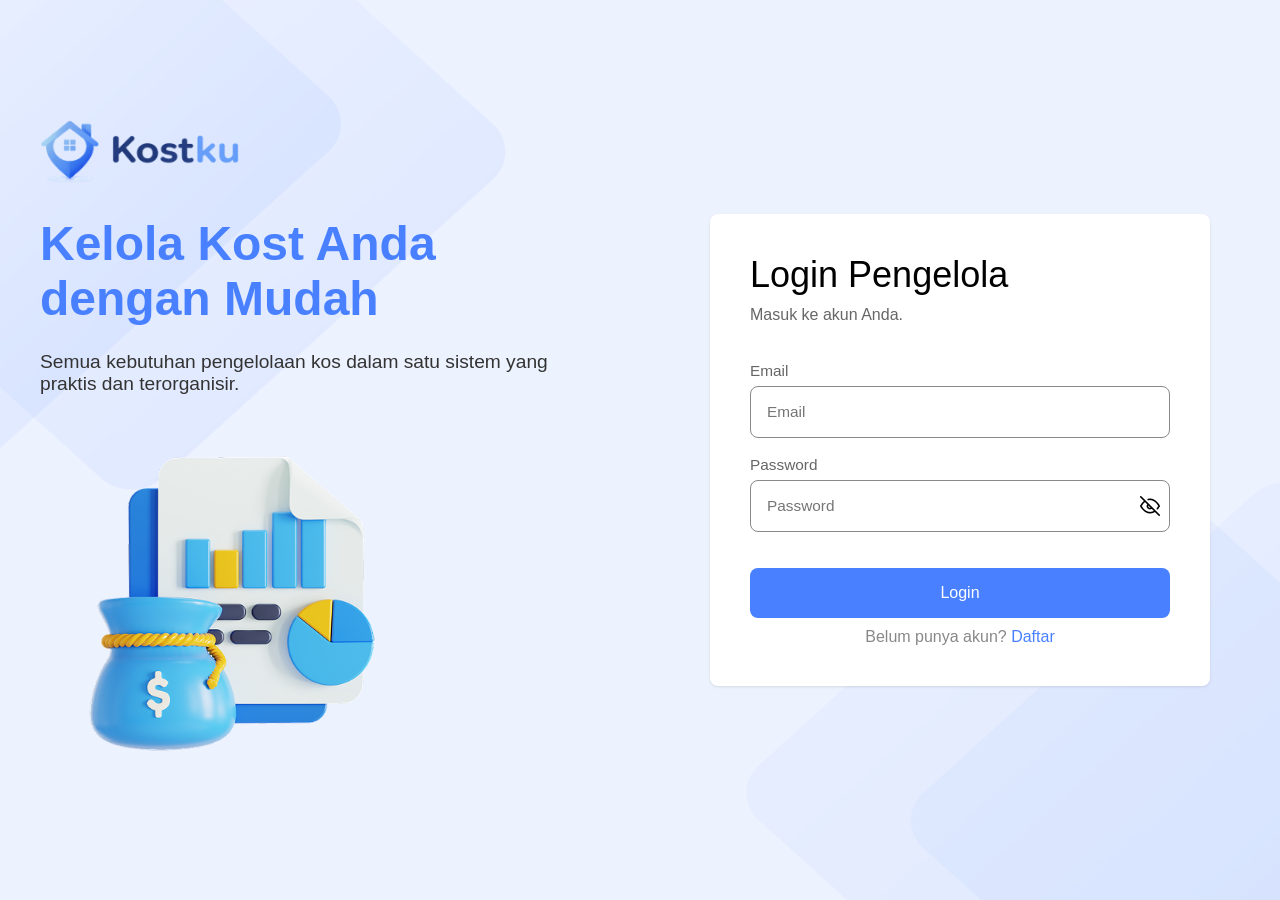
<file: index.html>
<!doctype html>
<html lang="id">

<head>
    <meta charset="UTF-8" />
    <meta name="viewport" content="width=device-width, initial-scale=1.0" />
    <title>KOSTKU - Login Pengelola</title>
    <link rel="stylesheet" href="auth.css">
</head>

<body>
    <div class="container">

        <div class="left">
            <div class="logo">
                <img src="img/logo-auth.png">
            </div>
            <h1>Kelola Kost Anda dengan Mudah</h1>
            <p>Semua kebutuhan pengelolaan kos dalam satu sistem yang praktis dan terorganisir.</p>
            <img src="img/ornament-auth-pengelola.png" class="illustration">
        </div>

        <div class="form-auth">
            <div class="form-box">
                <h2>Login Pengelola</h2>
                <span class="page-description">Masuk ke akun Anda.</span>
                <br>

                <form class="form-for-auth" id="form-for-auth" action="pages/dashboard-pengelola.html" method="get">
                    <div class="input-group">
                        <span>Email</span>
                        <input type="email" id="email" placeholder="Email" required>
                    </div><br>

                    <div class="input-group">
                        <span>Password</span>
                        <div class="password-auth">
                            <input type="password" id="password" placeholder="Password" minlength="8" required>
                            <img src="img/eye-close.png" id="togglePassword">
                        </div>
                    </div><br><br>
                    <button type="submit" class="btn">Login</button>

                </form>

                <div class="login-text">
                    Belum punya akun? <a href="register.html">Daftar</a>
                </div>
            </div>
        </div>
    </div>

    <script src="js/auth.js"></script>
</body>

</html>
</file>
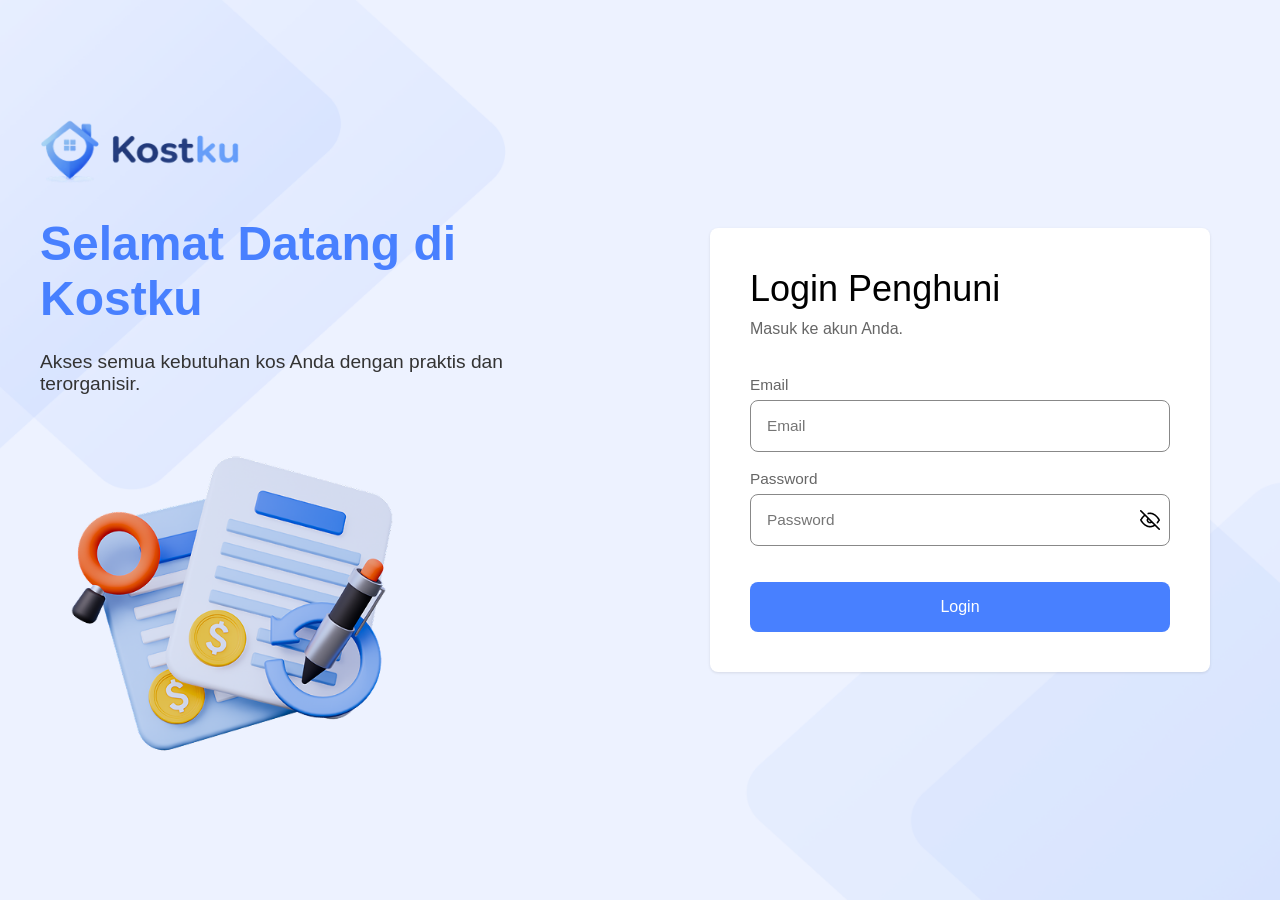
<file: login-penghuni.html>
<!doctype html>
<html lang="id">

<head>
    <meta charset="UTF-8" />
    <meta name="viewport" content="width=device-width, initial-scale=1.0" />
    <title>KOSTKU - Login Penghuni</title>
    <link rel="stylesheet" href="auth.css">
</head>

<body>
    <div class="container">

        <!-- KIRI -->
        <div class="left">
            <div class="logo">
                <img src="img/logo-auth.png">
            </div>
            <h1>Selamat Datang di Kostku</h1>
            <p>Akses semua kebutuhan kos Anda dengan praktis dan terorganisir.</p>
            <img src="img/ornament-auth-penghuni.png" class="illustration">
        </div>

        <!-- KANAN -->
        <div class="form-auth">
            <div class="form-box">
                <h2>Login Penghuni</h2>
                <span class="page-description">Masuk ke akun Anda.</span>
                <br>

                <form class="form-for-auth" id="form-for-auth" action="pages/dashboard-penghuni.html" method="get">

                    <div class="input-group">
                        <span>Email</span>
                        <input type="email" id="email" placeholder="Email" required>
                    </div><br>

                    <div class="input-group">
                        <span>Password</span>
                        <div class="password-auth">
                            <input type="password" id="password" placeholder="Password" minlength="8" required>
                            <img src="img/eye-close.png" id="togglePassword">
                        </div>
                    </div><br><br>

                    <button type="submit" class="btn">Login</button>

                </form>
            </div>
        </div>
    </div>

    <script src="js/auth.js"></script>
</body>

</html>
</file>
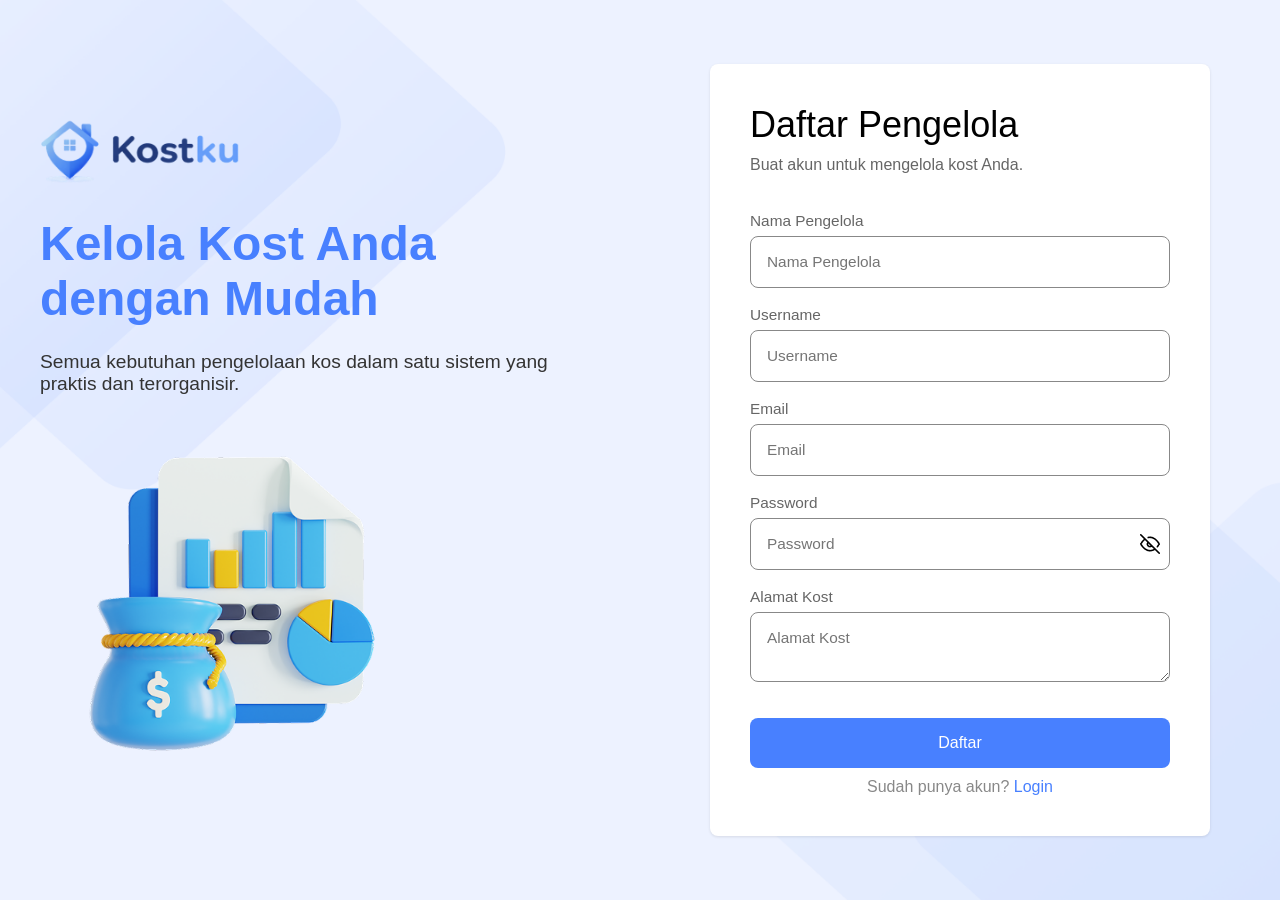
<file: register.html>
<!doctype html>
<html lang="id">

<head>
    <meta charset="UTF-8" />
    <meta name="viewport" content="width=device-width, initial-scale=1.0" />
    <title>KOSTKU - Register Pengelola</title>
    <link rel="stylesheet" href="auth.css">
</head>

<body>
    <div class="container">

        <!-- PAGE KIRI -->
        <div class="left">
            <div class="logo">
                <img src="img/logo-auth.png">
            </div>
            <h1>Kelola Kost Anda dengan Mudah</h1>
            <p>Semua kebutuhan pengelolaan kos dalam satu sistem yang praktis dan terorganisir.</p>
            <img src="img/ornament-auth-pengelola.png" class="illustration">
        </div>

        <!-- PAGE KANAN -->
        <div class="form-auth">
            <div class="form-box">
                <h2>Daftar Pengelola</h2>
                <span class="page-description">Buat akun untuk mengelola kost Anda.</span>
                <br>

                <form class="form-for-auth" id="form-for-auth" action="index.html" method="get">

                    <div class="input-group">
                        <span>Nama Pengelola</span>
                        <input type="text" placeholder="Nama Pengelola" required>
                    </div><br>

                    <div class="input-group">
                        <span>Username</span>
                        <input type="text" placeholder="Username" required>
                    </div><br>

                    <div class="input-group">
                        <span>Email</span>
                        <input type="email" id="email" placeholder="Email" required>
                    </div><br>

                    <div class="input-group">
                        <span>Password</span>
                        <div class="password-auth">
                            <input type="password" id="password" placeholder="Password" minlength="8" required>
                            <img src="img/eye-close.png" id="togglePassword">
                        </div>
                    </div><br>

                    <div class="input-group">
                        <span>Alamat Kost</span>
                        <textarea placeholder="Alamat Kost" required></textarea>
                    </div>

                    <br><br>

                    <!-- FIX DI SINI -->
                    <button type="submit" class="btn">Daftar</button>

                </form>

                <div class="login-text">
                    Sudah punya akun? <a href="./">Login</a>
                </div>
            </div>
        </div>
    </div>

    <script src="js/auth.js"></script>
</body>

</html>
</file>
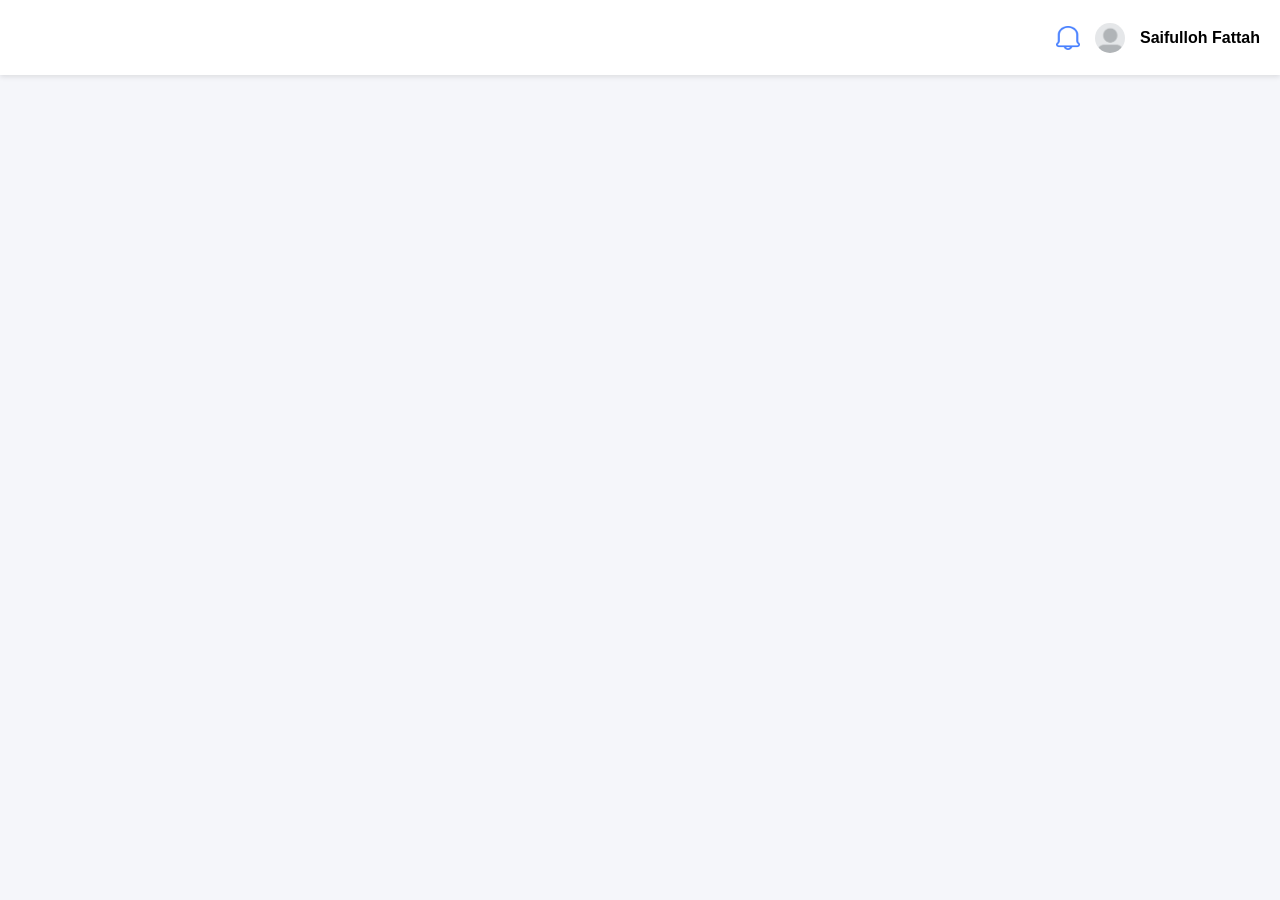
<file: components/topbar-penghuni.html>
<!doctype html>
<html lang="en">
  <head>
    <meta charset="UTF-8" />
    <meta name="viewport" content="width=device-width, initial-scale=1.0" />
    <title>Document</title>
    <link rel="stylesheet" href="../css/style.css" />
    <link rel="stylesheet" href="../css/layout.css" />
  </head>
  <body>
    <!-- TOPBAR -->

    <header class="topbar-penghuni topbar-user">
      <div class="left">
        <button id="burger-btn" class="burger-btn">☰</button>
      </div>

      <div class="right">
        <img src="../img/notif-icon.png" class="notif-icon">
        <img src="../img/avatar-penghuni.png" class="avatar" />
        <span class="user">Saifulloh Fattah</span>
      </div>
    </header>
  </body>
</html>
</file>
<file: auth.css>
* {
    margin: 0;
    padding: 0;
    box-sizing: border-box;
    font-family: "DM Sans", sans-serif;
}

body {
    background: url(img/bg-auth.png) no-repeat center/cover;
    padding: 40px;
    display: flex;
    align-items: center;
    justify-content: center;
    min-height: 100vh;
}

.container {
    width: 100%;
    max-width: 1400px;
    min-height: 700px;
    margin: auto;
    display: flex;
    gap: 80px;
}


/* KONTEN KIRI */

.left {
    flex: 1;
    display: flex;
    flex-direction: column;
    justify-content: center;
    gap: 25px;
}

.logo {
    display: flex;
    align-items: center;
    gap: 10px;
}

.logo img {
    width: clamp(150px, 20vw, 200px);
    height: auto;
}


/* TEXT */

.left h1 {
    font-size: clamp(28px, 4vw, 48px);
    color: #4880FF;
    max-width: 680px;
}

.left p {
    font-size: clamp(14px, 1.5vw, 20px);
    color: #333;
    max-width: 680px;
}


/* IMAGE ILLUSTRATION */

.illustration {
    width: clamp(250px, 30vw, 420px);
}


/* KONTEN KANAN */

.form-auth {
    flex: 1;
    display: flex;
    justify-content: center;
    align-items: center;
}


/* FORM BOX */

.form-box {
    width: 100%;
    max-width: 500px;
    background: white;
    padding: 40px;
    border-radius: 8px;
    box-shadow: 0 1px 3px rgba(0, 0, 0, 0.1);
    display: flex;
    flex-direction: column;
    gap: 10px;
}


/* TITLE FORM */

.form-box h2 {
    font-size: clamp(24px, 3vw, 36px);
    font-weight: 500;
}

.form-box p {
    font-size: 19px;
    color: #666;
}

.page-description {
    font-size: clamp(13px, 1.5vw, 16px);
    color: #666;
}


/* INPUT GROUP FORM */

.input-group {
    display: flex;
    flex-direction: column;
    gap: 6px;
}

.input-group span {
    font-size: clamp(12px, 1.2vw, 16px);
    color: #666;
}

input,
textarea {
    padding: 16px;
    border-radius: 8px;
    border: 1px solid #888;
    font-size: clamp(13px, 1.2vw, 16px);
}


/* PASSWORD */

.password-auth {
    position: relative;
}

.password-auth input {
    width: 100%;
}

.password-auth img {
    position: absolute;
    right: 10px;
    top: 50%;
    transform: translateY(-50%);
    width: 20px;
    cursor: pointer;
}


/* BUTTON SUBMIT */

.btn {
    display: block;
    width: 100%;
    padding: 16px;
    border: none;
    border-radius: 8px;
    background: #4880FF;
    color: white;
    cursor: pointer;
    font-size: 16px;
    text-align: center;
    text-decoration: none;
}


/* LOGIN TEXT */

.login-text {
    text-align: center;
    font-size: 16px;
    color: #888;
}

.login-text a {
    color: #4880FF;
    text-decoration: none;
}


/* TABLET */

@media (max-width: 1024px) {
    body {
        padding: 30px;
    }
    .container {
        gap: 60px;
    }
}


/* MOBILE */

@media (max-width: 768px) {
    body {
        padding: 20px;
    }
    .container {
        flex-direction: column;
        padding: 25px;
        gap: 30px;
    }
    .illustration {
        display: none;
    }
    .form-box {
        max-width: 100%;
        box-shadow: none;
    }
}
</file>
<file: css/style.css>
/* RESET */
* {
  margin: 0;
  padding: 0;
  box-sizing: border-box;
}

/* BODY */
body {
  font-family: "DM Sans", sans-serif;
  background-color: #f5f6fa;
}

/* LOGO */
.logo img {
  display: flex;
  justify-content: center;
  align-items: center;
  width: 210px;
  height: 40px;
}

/* MENU */
.menu {
  list-style: none;
  display: flex;
  flex-direction: column;
  gap: 12px;
}

/* BORDER */
.line-1 {
  border: 1px solid #e7eeff;
  margin-bottom: 20px;
}
.line-2 {
  margin-top: 20px;
  border: 1px solid #e7eeff;
}

/* List Item */

.menu .list-item {
    list-style: none;
    padding: 12px;
    border-radius: 6px;
}

.menu .list-item .menu-item {
    display: flex;
    align-items: center;
    gap: 10px;
    width: 100%;
    text-decoration: none;
    color: inherit;
}

.menu-item {
  display: flex;
  align-items: center;
  gap: 10px;
  text-decoration: none;
  color: inherit;
}

.menu.logout {
  margin-top: 220px;
}
.menu.logout-penghuni {
  margin-top: 320px;
}


/* ICON */
.menu-item img {
  width: 20px;
  height: 20px;
  object-fit: contain;
}

/* ICON HOVER */
.list-item.dashboard:hover img {
  content: url("../img/dashboard-icon-hover.png");
}
.list-item.penghuni:hover img {
  content: url("../img/penghuni-icon-hover.png");
}
.list-item.kamar:hover img {
  content: url("../img/kamar-icon-hover.png");
}
.list-item.pembayaran:hover img {
  content: url("../img/pembayaran-icon-hover.png");
}
.list-item.pengaduan:hover img {
  content: url("../img/pengaduan-icon-hover.png");
}
.list-item.logout:hover img {
  content: url("../img/logout-icon-hover.png");
}

/* HOVER */
.menu li:hover {
  background-color: #f5f6fa;
  color: #4880ff;
}

/* ACTIVE */
.menu li.active {
  background-color: #e7eeff;
  color: #4880ff;
}
.list-item.dashboard.active img {
  content: url("../img/dashboard-icon-hover.png");
}
.list-item.penghuni.active img {
  content: url("../img/penghuni-icon-hover.png");
}
.list-item.kamar.active img {
  content: url("../img/kamar-icon-hover.png");
}
.list-item.pembayaran.active img {
  content: url("../img/pembayaran-icon-hover.png");
}
.list-item.pengaduan.active img {
  content: url("../img/pengaduan-icon-hover.png");
}
.list-item.logout.active img {
  content: url("../img/logout-icon-hover.png");
}


/* LOGOUT BTN HOVER */
.logout-btn:hover {
  background-color: #f5f6fa;
  color: #4880ff;
}
.logout-btn:hover img {
  content: url("../img/logout-icon-hover.png");
}

/* USER */
.user {
  font-weight: bold;
}
.avatar {
  width: 30px;
  height: 30px;
  border-radius: 50%;
  object-fit: cover;
}
.notif-icon{
  width: 24px;
  height: 24px;
}

/* TABLET */
@media (max-width: 1024px) {
  .logo img {
    width: 170px;
    height: 35px;
  }

  .menu-item img {
    width: 18px;
    height: 18px;
  }

  .menu-item {
    font-size: 14px;
  }

  .logout-btn img {
    width: 18px;
    height: 18px;
    font-size: 16px;
  }

  .logout-btn {
    font-size: 16px;
  }
  .avatar {
  width: 24px;
  height: 24px;
}
.notif-icon{
  width: 20px;
  height: 22px;
}
.menu.logout {
  margin-top: 220px;
}
.menu.logout-penghuni {
  margin-top: 220px;
}
}

/* MOBILE */
@media (max-width: 768px) {
  .logo img {
    width: 160px;
    height: 30px;
  }

  .menu-item img {
    width: 15px;
    height: 15px;
  }

  .menu-item {
    font-size: 12px;
  }

  .logout-btn img {
    width: 15px;
    height: 15px;
  }

  .logout-btn {
    font-size: 12px;
  }
    .avatar {
  width: 20px;
  height: 20px;
}
.notif-icon{
  width: 18px;
  height: 20px;
}
.menu.logout {
  margin-top: 220px;
}
.menu.logout-penghuni {
  margin-top: 320px;
}
}
</file>
<file: css/layout.css>
/* WRAPPER */
.main {
  display: flex;
  height: 100vh;
  overflow-x: hidden;
}

/* SIDEBAR */
.sidebar,
.sidebar-penghuni {
  width: 250px;
  height: 100%;
  position: static;
  background-color: white;
  padding: 20px;
  border-radius: 0px 10px 10px 0px;
  box-shadow: 0 2px 10px rgba(0, 0, 0, 0.1);
}

/* AREA KANAN */
.main-content {
  flex: 1;
  display: flex;
  flex-direction: column;
  min-width: 0;
}

/* TOPBAR */
.topbar,
.topbar-penghuni {
  display: flex;
  justify-content: space-between;
  height: 75px;
  background: white;
  gap: 10px;
  align-items: center;
  padding: 0 20px;
  box-shadow: 0 2px 5px rgba(0, 0, 0, 0.1);
}

.topbar .right,
.topbar-penghuni .right {
  display: flex;
  align-items: center;
  gap: 15px;
}

/* BURGER BUTTON */
.burger-btn {
  font-size: 24px;
  border: none;
  cursor: pointer;
  background: none;
  display: none;
  left: 20px;
  color: #4880ff;
}

/* OVERLAY */
.overlay {
  position: fixed;
  top: 0;
  left: 0;
  width: 100%;
  height: 100%;
  background: rgba(0, 0, 0, 0.1);
  opacity: 0;
  visibility: hidden;
  transition: 0.3s;
  z-index: 5;
}

/* SIDEBAR TABLET */
@media (max-width: 1024px) {

  .sidebar,
  .sidebar-penghuni {
    width: 200px;
  }

  .burger-btn {
    display: none;
  }

  .topbar,
  .topbar-penghuni {
    font-size: 16px;
  }
  .topbar .right,
.topbar-penghuni .right {
  gap: 12px;
}

}

/* SIDEBAR MOBILE */
@media (max-width: 768px) {

  .burger-btn {
    display: block;
  }

  .sidebar,
  .sidebar-penghuni {
    position: fixed;
    left: -260px; /* sembunyi */
    top: 0;
    z-index: 10;
    height: 100%;
    transition: 0.3s;
  }

  .sidebar.active,
  .sidebar-penghuni.active {
    left: 0; /* muncul */
  }

  .overlay.active {
    opacity: 1;
    visibility: visible;
  }

  .topbar,
  .topbar-penghuni {
    font-size: 12px;
  }
    .topbar .right,
.topbar-penghuni .right {
  gap: 10px;
}

}
</file>
